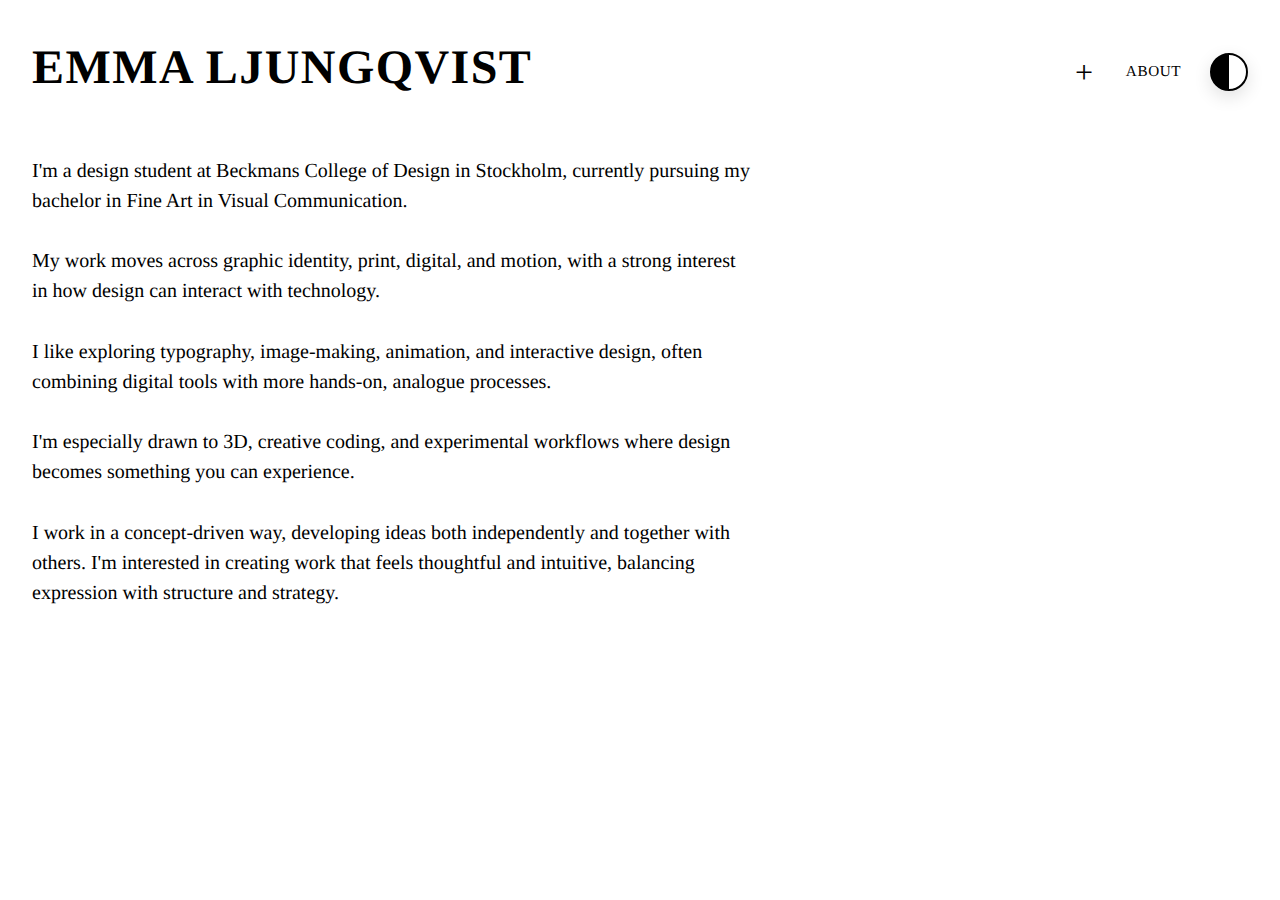
<file: about.html>
<!DOCTYPE html>
<html lang="en">
<head>
  <meta charset="UTF-8" />
  <meta name="viewport" content="width=device-width, initial-scale=1.0" />
  <title>About — Emma Ljungqvist</title>
  <link rel="stylesheet" href="style.css">
</head>
<body>

  <header class="container">
    <h1 class="name">EMMA LJUNGQVIST</h1>
    <div class="header-actions">
      <nav class="nav-buttons">
        <div class="more-buttons" id="more-buttons" aria-hidden="true">
          <button type="button" class="nav-button">prettier</button>
        </div>
        <button type="button" class="nav-button nav-button--icon more-toggle" aria-label="More" aria-expanded="false" aria-controls="more-buttons"><span class="nav-button__icon">+</span></button>
        <a href="index.html#about" class="nav-button">About</a>
      </nav>
      <button class="theme-toggle" id="theme-toggle" type="button" aria-label="Toggle theme" aria-pressed="false"></button>
    </div>
  </header>

  <main class="about">
    <div class="about-layout">
      <section class="about-text">
        <p class="about-body">I'm a design student at Beckmans College of Design in Stockholm, currently pursuing my bachelor in Fine Art in Visual Communication.</p>
        <p class="about-body">My work moves across graphic identity, print, digital, and motion, with a strong interest in how design can interact with technology.</p>
        <p class="about-body">I like exploring typography, image-making, animation, and interactive design, often combining digital tools with more hands-on, analogue processes.</p>
        <p class="about-body">I'm especially drawn to 3D, creative coding, and experimental workflows where design becomes something you can experience.</p>
        <p class="about-body">I work in a concept-driven way, developing ideas both independently and together with others. I'm interested in creating work that feels thoughtful and intuitive, balancing expression with structure and strategy.</p>
      </section>
    </div>
  </main>

  <script src="main.js"></script>
</body>
</html>
</file>
<file: style.css>
:root {
  --bg-color: #ffffff;
  --text-color: #000000;
  --tile-color: #ffffff;
  --stroke-color: #000000;
}

body.theme-dark {
  --bg-color: #000000;
  --text-color: #ffffff;
  --tile-color: #0f0f0f;
  --stroke-color: #ffffff;
}

body.archive-page {
  --tile-color: var(--bg-color);
}

/* RESET */
* {
  box-sizing: border-box;
}

/* BODY */
html, body {
  margin: 0;
  padding: 0;
  width: 100%;
  background-color: var(--bg-color);
  color: var(--text-color);
  display: flex;
  flex-direction: column;
  align-items: center;
  transition: background-color 0.3s ease, color 0.3s ease;
}

html {
  scroll-behavior: smooth;
  -webkit-font-smoothing: antialiased;
  text-rendering: geometricPrecision;
}

/* CONTAINER */
.container {
  width: 100%;
  padding: 2.75rem 2rem 2rem;
  display: grid;
  grid-template-columns: 1fr auto 1fr;
  grid-template-rows: auto auto;
  align-items: center;
  justify-items: center;
  position: sticky;
  top: 0;
  left: 0;
  z-index: 10;
  background-color: transparent;
  transition: background-color 0.3s ease, color 0.3s ease;
}

.header-actions {
  grid-column: 3;
  grid-row: 1;
  justify-self: end;
  display: flex;
  align-items: center;
  gap: 0.75rem;
}

/* NAME */
.name {
  grid-column: 1;
  grid-row: 1;
  justify-self: start;
  margin-bottom: 0.5rem;
  margin-top: 0;
  position: relative;
  font-family: "Serifbabe", serif;
  font-size: clamp(1.75rem, 4vw, 3rem);
  color: var(--text-color);
  text-align: left;
  line-height: 1;
  letter-spacing: 0.03em;
  -webkit-text-stroke: 0;
}

.name-kern-v {
  display: inline-block;
  margin-left: -0.11em;
}

.name-nowrap {
  white-space: nowrap;
}

.header-difference {
  mix-blend-mode: difference;
}

.header-difference .name,
.header-difference .nav-button,
.header-difference .theme-toggle {
  color: #ffffff;
}

.header-difference .name {
  -webkit-text-stroke-color: #ffffff;
}

.header-difference .nav-button:focus-visible {
  border-color: #ffffff;
  background: transparent;
  color: #ffffff;
  outline-color: #ffffff;
}

@media (hover: hover) and (pointer: fine) {
  .header-difference .nav-button:hover {
    border-color: #ffffff;
    background: transparent;
    color: #ffffff;
  }
}

.header-difference .theme-toggle {
  border-color: #ffffff;
}

.header-difference .theme-toggle:focus-visible {
  outline-color: #ffffff;
}

/* GRID */
.grid {
  display: grid;
  container-type: inline-size;
  --grid-columns: 5;
  --grid-gap: 6px;
  --grid-row-gap: 0.75rem;
  --grid-x-padding: 2rem;
  --grid-line-extend: 0.75rem;
  --tile-width: calc((100cqw - (var(--grid-gap) * (var(--grid-columns) - 1))) / var(--grid-columns));
  --tile-height: calc(var(--tile-width) * 1.5);
  grid-template-columns: repeat(var(--grid-columns), minmax(0, 1fr));
  column-gap: var(--grid-gap);
  row-gap: var(--grid-row-gap);
  width: 100%;
  justify-content: center;
  padding: 0 var(--grid-x-padding) 2rem;
  position: relative;
  z-index: 1;
}

.archive-grid {
  width: 100%;
  min-height: calc(100vh - 6rem);
  padding-top: 1.5rem;
  --grid-columns: 6;
}

.archive-grid .item-group {
  grid-template-columns: repeat(var(--grid-columns), minmax(0, 1fr));
}

.archive-grid .item {
  aspect-ratio: 1 / 1;
}

.camera-page .camera-grid {
  width: 100%;
  min-height: calc(100vh - 6rem);
  padding-top: 1.5rem;
  --grid-columns: 5;
}

.camera-page .camera-grid .item-group {
  grid-template-columns: repeat(var(--grid-columns), minmax(0, 1fr));
}

.camera-page .camera-grid .item {
  aspect-ratio: 3 / 2;
}

.archive-label {
  display: flex;
  align-items: center;
  justify-content: center;
  padding: 0.5rem;
  text-align: center;
  font-family: "Serifbabe", serif;
  font-size: clamp(0.6rem, 1.6vw, 0.9rem);
  letter-spacing: 0.08em;
  text-transform: uppercase;
  line-height: 1.2;
  color: var(--text-color);
}

.archive-label__link {
  color: #1a4cff;
  text-decoration: underline;
  text-decoration-thickness: 0.08em;
  text-underline-offset: 0.12em;
}

.ascii-overlay {
  position: fixed;
  inset: 0;
  display: none;
  align-items: center;
  justify-content: center;
  pointer-events: none;
  z-index: 0;
}

.ascii-overlay.is-active {
  display: flex;
}

.ascii-output {
  width: 100%;
  height: 100%;
  margin: 0;
  font-family: monospace;
  font-size: 8px;
  line-height: 8px;
  letter-spacing: 0;
  color: var(--text-color);
  opacity: 0.25;
  white-space: pre;
  display: block;
  overflow: hidden;
}

.ascii-active .container {
  background-color: transparent;
}

body.ascii-active {
  text-shadow:
    1px 0 0 var(--ascii-outline, #ffffff),
    -1px 0 0 var(--ascii-outline, #ffffff),
    0 1px 0 var(--ascii-outline, #ffffff),
    0 -1px 0 var(--ascii-outline, #ffffff);
}

body.ascii-active .ascii-output {
  text-shadow: none;
}

body.ascii-active .theme-toggle {
  box-shadow:
    0 0 0 1px var(--ascii-outline, #ffffff),
    0 6px 18px rgba(0, 0, 0, 0.12);
}

body.theme-dark.ascii-active {
  --ascii-outline: #000000;
}

.row-label {
  grid-column: 1 / -1;
  font-family: "Serifbabe", serif;
  font-size: 1rem;
  letter-spacing: 0.1em;
  text-transform: uppercase;
  color: var(--text-color);
  padding: 0.25rem 0;
  text-align: left;
  position: relative;
  z-index: 0;
}

.item-group + .row-label {
  margin-top: 1.25rem;
}

.grid > .row-label:first-child {
  margin-top: 1.5rem;
}

.item-group + .row-label::after {
  content: "";
  position: absolute;
  left: calc(-1 * var(--grid-line-extend));
  right: calc(-1 * var(--grid-line-extend));
  top: -1rem;
  height: 14px;
  transform: translateY(-50%);
  pointer-events: none;
  background-image:
    linear-gradient(var(--stroke-color), var(--stroke-color)),
    linear-gradient(var(--stroke-color), var(--stroke-color)),
    linear-gradient(var(--stroke-color), var(--stroke-color)),
    linear-gradient(var(--stroke-color), var(--stroke-color));
  background-repeat: no-repeat;
  background-size:
    16px 1px,
    16px 1px,
    1px 14px,
    1px 14px;
  background-position:
    left center,
    right center,
    left center,
    right center;
  opacity: 0.85;
}

.row-label::before {
  content: "";
  position: absolute;
  inset: -8px;
  z-index: -1;
  pointer-events: none;
  background-image:
    linear-gradient(var(--stroke-color), var(--stroke-color)),
    linear-gradient(var(--stroke-color), var(--stroke-color));
  background-repeat: no-repeat;
  background-size:
    6px 6px,
    6px 6px;
  background-position:
    top left,
    top right;
  opacity: 0.85;
}

.grid > .row-label:first-child::before {
}

.grid > .row-label:first-child::after {
  content: "";
  position: absolute;
  left: calc(-1 * var(--grid-line-extend));
  right: calc(-1 * var(--grid-line-extend));
  top: -0.8rem;
  height: 14px;
  z-index: -1;
  pointer-events: none;
  background-image:
    linear-gradient(var(--stroke-color), var(--stroke-color)),
    linear-gradient(var(--stroke-color), var(--stroke-color)),
    linear-gradient(var(--stroke-color), var(--stroke-color)),
    linear-gradient(var(--stroke-color), var(--stroke-color));
  background-repeat: no-repeat;
  background-size:
    12px 1px,
    1px 14px,
    12px 1px,
    1px 14px;
  background-position:
    top left,
    top left,
    top right,
    top right;
  opacity: 0.85;
}

.row-toggle,
.row-mute {
  border: none;
  background: transparent;
  color: inherit;
  font: inherit;
  padding: 0;
  cursor: pointer;
}

.row-label__plus {
  margin-left: 0.45rem;
  font-weight: 300;
  font-size: 2em;
  position: relative;
  top: 0.12em;
}

.row-mute__icon {
  display: inline-flex;
  width: 14px;
  height: 14px;
  align-items: center;
  justify-content: center;
}

.row-mute__icon svg {
  width: 100%;
  height: 100%;
}

.row-mute__icon--off {
  display: none;
}

.row-mute[aria-pressed="true"] .row-mute__icon--on {
  display: none;
}

.row-mute[aria-pressed="true"] .row-mute__icon--off {
  display: inline-flex;
}

.row-toggle[aria-expanded="false"] + .row-mute {
  display: none;
}

.row-details {
  grid-column: 1 / -1;
  max-width: none;
  display: none;
  margin: 1.25rem 0 0;
  font-family: "Serifbabe", serif;
  font-size: 0.8rem;
  line-height: 1.5;
  color: var(--text-color);
}

.row-details.is-open {
  display: grid;
  grid-template-columns: repeat(5, minmax(0, 1fr));
  column-gap: var(--grid-gap);
  row-gap: var(--grid-row-gap);
}

.row-details__main {
  grid-column: 1 / span 3;
  text-align: left;
  text-wrap: balance;
}

.row-details__body {
  margin: 0 0 0.9rem;
}

.row-details__image {
  grid-column: 1 / span 3;
  width: 100%;
  height: auto;
  display: block;
  margin-top: var(--grid-gap);
}

.row-details__image--grid {
  height: var(--tile-height);
  object-fit: cover;
}

.row-details__image--grid-right {
  grid-column: 5 / span 1;
}

.row-details__image--grid-col-4 {
  grid-column: 4 / span 1;
}

.row-details__side {
  grid-column: 4 / span 2;
  grid-row: 1;
  font-family: "Serifbabe", serif;
  font-size: 0.8rem;
  line-height: 1.4;
  text-align: right;
  justify-self: end;
  align-self: start;
}

@media (min-width: 1024px) {
  .row-details__main {
    grid-column: 1 / span 2;
  }
}

.row-details__label {
  margin: 0.4rem 0 0.2rem;
  text-transform: uppercase;
  letter-spacing: 0.08em;
}

.row-details__label--offset {
  margin-top: 1.1rem;
}

.row-details__label:first-child {
  margin-top: 0;
}

.row-details__value {
  margin: 0 0 0.3rem;
}

.row-details__value:last-child {
  margin-bottom: 0;
}

.row-details .row-media:first-of-type {
  margin-top: 1rem;
}

.row-media {
  grid-column: 1 / -1;
  width: calc((var(--tile-width) * 3) + (var(--grid-gap) * 2));
  max-width: 100%;
  justify-self: start;
  margin-top: 0;
  overflow: hidden;
}



.row-media--left {
  width: calc((var(--tile-width) * 2.5) + (var(--grid-gap) * 1.5));
  justify-self: start;
}

.row-media--right {
  justify-self: end;
}

.row-media--center {
  justify-self: center;
}

.row-media--fit .row-media__video {
  height: auto;
  object-fit: contain;
  transform: none;
}

.row-media--match-height {
  height: calc(((var(--tile-width) * 3) + (var(--grid-gap) * 2)) * 0.5625);
}

.row-media--match-height .row-media__video {
  height: 100%;
}

.row-media--tile-height {
  height: var(--tile-height);
}

.row-media--tile-height .row-media__video,
.row-media--tile-height .row-media__image {
  height: 100%;
}


.row-media--col-2 {
  grid-column: 1 / span 2;
  width: 100%;
  justify-self: stretch;
}

.row-media--col-2-right {
  grid-column: 4 / span 2;
  width: 100%;
  justify-self: stretch;
  align-self: stretch;
  min-height: 0;
}

.row-media--col-3 {
  grid-column: 3 / span 3;
  width: 100%;
  justify-self: stretch;
}

.row-media--col-1-right {
  grid-column: 5 / span 1;
  width: 100%;
  justify-self: stretch;
  position: relative;
  margin-top: 0;
}

.row-media--col-1-left {
  grid-column: 1 / span 1;
  width: 100%;
  justify-self: stretch;
  align-self: stretch;
}

.row-media--col-1-mid {
  grid-column: 3 / span 1;
  width: 100%;
  justify-self: stretch;
}

.row-media--col-1-center {
  grid-column: 4 / span 1;
  width: 100%;
  justify-self: stretch;
}

.row-media--col-1-left .row-media__image {
  height: 100%;
  object-fit: cover;
}

.row-media--col-3-center {
  grid-column: 2 / span 3;
  width: 100%;
  justify-self: stretch;
}

.row-media--col-3-left {
  grid-column: 1 / span 3;
  width: 100%;
  justify-self: stretch;
}

.row-media__video {
  width: 100%;
  height: var(--tile-height);
  display: block;
  background: var(--tile-color);
  object-fit: cover;
  transform: scale(1.05);
  transform-origin: left center;
}

.row-media__video--zoom {
  transform: scale(1.2);
  transform-origin: center;
}

.row-media__video--steady {
  transform: none;
  transform-origin: center;
}

.row-media__video--left {
  transform: none;
  object-fit: contain;
  object-position: left center;
  background: transparent;
}

.row-media__video--match {
  position: absolute;
  inset: 0;
  width: 100%;
  height: 100%;
  object-fit: cover;
  transform: none;
}

.row-media__image {
  width: 100%;
  height: var(--tile-height);
  display: block;
  background: var(--tile-color);
  object-fit: cover;
}
.row-media__image--zoom {
  transform: scale(1.25);
  transform-origin: center;
  object-position: center 35%;
}


.row-details.is-open .row-media + .row-media--col-2,
.row-details.is-open .row-media--col-2 + .row-media--col-3 {
  margin-top: calc(var(--grid-gap) - var(--grid-row-gap));
}

#dialogue-details .row-media--col-3 + .row-media--col-3-left {
  margin-top: calc(var(--grid-gap) - var(--grid-row-gap));
}

#dialogue-details .row-media--fit + .row-media--match-height {
  margin-top: calc(var(--grid-gap) - var(--grid-row-gap));
}

/* Let one-column media follow normal flow to avoid vertical drift. */

.row-details.is-open + .item-group {
  margin-top: calc(var(--grid-gap) - var(--grid-row-gap));
}

#back-to-business-audio {
  display: none;
}

@supports (text-wrap: pretty) {
  .row-details__main {
    text-wrap: pretty;
  }
}


.row-subtitle {
  grid-column: 1 / -1;
  font-family: "Serifbabe", serif;
  font-size: 0.95rem;
  letter-spacing: 0.05em;
  color: var(--text-color);
  padding-bottom: 0.5rem;
}

.item-group {
  grid-column: 1 / -1;
  display: grid;
  grid-template-columns: repeat(var(--grid-columns), minmax(0, 1fr));
  gap: var(--grid-gap);
  grid-auto-rows: auto;
  align-items: start;
  position: relative;
  z-index: 1;
  padding-bottom: 0.75rem;
}

.item-group .item {
  height: auto;
  position: relative;
  z-index: 1;
}

.item-group::before {
  content: "";
  position: absolute;
  inset: -8px;
  z-index: 2;
  pointer-events: none;
  background-image:
    linear-gradient(var(--stroke-color), var(--stroke-color)),
    linear-gradient(var(--stroke-color), var(--stroke-color));
  background-repeat: no-repeat;
  background-size:
    6px 6px,
    6px 6px;
  background-position:
    bottom left,
    bottom right;
  opacity: 0.85;
}


.item.span-3 {
  grid-column: span 3;
  aspect-ratio: 41 / 20;
}

.item.span-2 {
  grid-column: span 2;
  aspect-ratio: 27 / 20;
}

.item.col-3 {
  grid-column: 3 / span 1;
}

.item.col-2 {
  grid-column: 2 / span 1;
}

.item.col-5 {
  grid-column: 5 / span 1;
}

.item.col-4 {
  grid-column: 4 / span 1;
}

/* NAV */
.nav-buttons {
  display: flex;
  gap: 0.35rem;
  margin: 0;
  align-items: center;
}

.nav-button {
  height: 2.4rem;
  padding: 0 0.9rem;
  border: 2px solid transparent;
  border-radius: 999px;
  background: transparent;
  color: var(--text-color);
  font-family: "Serifbabe", serif;
  font-size: 0.95rem;
  text-transform: uppercase;
  letter-spacing: 0.04em;
  cursor: pointer;
  transition: transform 0.15s ease, background 0.2s ease, color 0.2s ease, border-color 0.2s ease;
  text-decoration: none;
  display: inline-flex;
  align-items: center;
  justify-content: center;
}

.nav-button--icon {
  width: 2.4rem;
  height: 2.4rem;
  padding: 0;
  border-radius: 50%;
  font-size: 2rem;
  line-height: 1;
}

.nav-button__icon {
  display: inline-block;
  position: relative;
  top: 0;
  font-size: 1em;
  font-weight: 300;
}

.more-buttons {
  display: flex;
  gap: 0.35rem;
  overflow: hidden;
  max-width: 0;
  opacity: 0;
  pointer-events: none;
  margin-right: -0.35rem;
  white-space: nowrap;
  transition: max-width 0.25s ease, opacity 0.2s ease, margin-right 0.25s ease;
}

.more-buttons.is-open {
  max-width: 480px;
  opacity: 1;
  pointer-events: auto;
  margin-right: 0;
  overflow: visible;
}

.nav-button:focus-visible {
  border-color: var(--text-color);
  background: var(--text-color);
  color: var(--bg-color);
  transform: translateY(-2px);
  outline: 2px solid var(--text-color);
  outline-offset: 2px;
}

@media (hover: hover) and (pointer: fine) {
  .nav-button:hover {
    border-color: var(--text-color);
    background: var(--text-color);
    color: var(--bg-color);
    transform: translateY(-2px);
  }
}

.nav-button:active {
  transform: translateY(0);
}
/* THEME TOGGLE */
.theme-toggle {
  position: static;
  width: 2.4rem;
  height: 2.4rem;
  border-radius: 50%;
  background: linear-gradient(90deg, #000 50%, #fff 50%);
  border: 2px solid var(--text-color);
  cursor: pointer;
  box-shadow: 0 6px 18px rgba(0, 0, 0, 0.12);
  transition: transform 0.2s ease, box-shadow 0.2s ease, border-color 0.3s ease, background 0.3s ease;
}

.theme-toggle:active {
  transform: translateY(0);
}

.theme-toggle:focus-visible {
  transform: translateY(-2px);
  box-shadow: 0 8px 22px rgba(0, 0, 0, 0.18);
  outline: 2px solid var(--text-color);
  outline-offset: 3px;
}

@media (hover: hover) and (pointer: fine) {
  .theme-toggle:hover {
    transform: translateY(-2px);
    box-shadow: 0 8px 22px rgba(0, 0, 0, 0.18);
    outline: 2px solid var(--text-color);
    outline-offset: 3px;
  }
}

body.theme-dark .theme-toggle {
  background: linear-gradient(90deg, #fff 50%, #000 50%);
}

/* ITEMS */
.item {
  aspect-ratio: 2 / 3;
  overflow: hidden;
  background: var(--tile-color);
}
/* MEDIA */
.item img,
.item video {
  width: 100%;
  height: 100%;
  object-fit: cover;
}

@media (hover: hover) and (pointer: fine) {
  body:not(.archive-page) .item:hover {
    transform: scale(1.06);
    transform-origin: center;
    z-index: 3;
  }
}

.item video.item-media--scale-down,
.item img.item-media--scale-down {
  --media-scale: 1.25;
  width: calc(100% / var(--media-scale));
  height: 100%;
  transform: scale(var(--media-scale));
  transform-origin: left center;
  object-fit: contain;
  object-position: center;
  background: transparent;
}

.item-image--zoom {
  transform: scale(1.18);
  transform-origin: center;
}

.item-image--zoom-small {
  transform: scale(1.14);
  transform-origin: center;
}

.item-image--zoom-large {
  transform: scale(1.38);
  transform-origin: center;
  object-position: center 83%;
}

.item img.item-image--contain,
.item video.item-image--contain {
  object-fit: contain;
}

.item img.item-image--scale-down,
.item video.item-image--scale-down {
  object-fit: contain;
  transform: scale(1.9);
  transform-origin: center;
}

.item img.item-image--scale-down.item-image--zoom-out {
  transform: scale(0.8);
}

.item-video--zoom {
  transform: scale(1.24);
  transform-origin: center;
}

.item--white-frame {
  background: #ffffff;
}

.item--black-frame {
  background: #000000;
}

.item .zoomed {
  transform: scale(1.5);
  transform-origin: center;
}

.item .frame-fill {
  object-fit: contain;
  transform: translateX(1px) scale(1.18);
  transform-origin: center;
}

.item-group {
  grid-column: 1 / -1;
  display: grid;
  grid-template-columns: repeat(var(--grid-columns), minmax(0, 1fr));
  gap: var(--grid-gap);
}

.item .shrink {
  transform: scale(1.05);
  transform-origin: center;
}

.item-image--offset-up {
  transform: translateY(-0.02rem);
}

.item embed,
.item iframe {
  width: 100%;
  height: 100%;
  border: none;
}

.video-blurred {
  filter: blur(6px);
  opacity: 0.65;
  transition: filter 0.2s ease, opacity 0.2s ease;
}

.sequence-video--no-blur.video-blurred {
  filter: none;
  opacity: 1;
}

.sequence-video--zoom {
  transform: scale(1.5);
  transform-origin: center;
}

/* ABOUT PAGE */
.about {
  width: 100%;
  display: flex;
  justify-content: flex-start;
  padding: 1.5rem 0 3rem;
  position: relative;
  z-index: 1;
}

.about-layout {
  width: 100%;
  max-width: none;
  padding: 0 2rem;
  display: grid;
  grid-template-columns: repeat(auto-fit, minmax(280px, 1fr));
  gap: 1.5rem;
}

.about-text {
  width: 100%;
  max-width: 720px;
  margin: 0;
  justify-self: start;
  display: flex;
  flex-direction: column;
  gap: 1rem;
  text-align: left;
}

.about-title {
  margin: 0 0 0.5rem;
  font-family: "Serifbabe", serif;
  font-size: clamp(2rem, 6vw, 3.75rem);
  letter-spacing: 0.02em;
}

.about-body {
  margin: 0 0 0.9rem;
  font-family: "Serifbabe", serif;
  font-size: 1.25rem;
  line-height: 1.5;
  color: var(--text-color);
}

.about-inline {
  display: inline-flex;
  align-items: center;
  gap: 0.7rem;
  margin: 0 0.35rem;
}

.about-inline__photo-wrap {
  position: relative;
  width: 1.4rem;
  height: 1.4rem;
  flex: 0 0 auto;
}

.about-inline__photo-button {
  position: relative;
  border: none;
  background: transparent;
  padding: 0;
  cursor: pointer;
  z-index: 0;
}

.about-inline__photo {
  width: 100%;
  height: 100%;
  object-fit: cover;
  display: block;
  transition: transform 0.15s ease;
  transform-origin: center;
  position: relative;
  z-index: 2;
}

.about-inline__photo-button.is-active .about-inline__photo {
  transform: scale(7);
}

.about-inline__photo-button.is-active {
  z-index: 5;
}

.about-inline__note {
  position: absolute;
  top: -0.2rem;
  right: -0.5rem;
  font-size: 0.65rem;
  line-height: 1;
  z-index: 1;
  pointer-events: none;
}

.about-card {
  border: none;
  padding: 1rem 1.25rem;
  background: transparent;
  display: flex;
  flex-direction: column;
  gap: 0.35rem;
}

.about-card--tools {
  justify-self: end;
  text-align: right;
  padding-right: 0;
  padding-top: 0;
  align-self: stretch;
}

.about-card__group--contact {
  margin-top: auto;
}

.about-card-title {
  margin: 0;
  font-family: "Serifbabe", serif;
  font-size: 1.25rem;
  line-height: 1.5;
  letter-spacing: 0.05em;
  text-transform: uppercase;
}

.about-list {
  list-style: none;
  padding: 0;
  margin: 0;
  display: flex;
  flex-direction: column;
  gap: 0.25rem;
  font-family: "Serifbabe", serif;
  font-size: 1.25rem;
  line-height: 1.5;
}

.site-footer {
  padding: 0 2rem 2rem;
  font-family: "Serifbabe", serif;
  font-size: 0.9rem;
  color: var(--text-color);
}

.site-footer__text {
  margin: 0;
}

@media (max-width: 1024px) {
  .grid {
    --grid-columns: 3;
    --grid-x-padding: 1.5rem;
  }

  .archive-grid,
  .camera-page .camera-grid {
    --grid-columns: 3;
  }
}

@media (max-width: 720px) {
  body {
    overflow-x: hidden;
  }

  .container {
    padding: 1.75rem 1.25rem 1.25rem;
    grid-template-columns: 1fr;
    grid-template-rows: auto auto;
    row-gap: 0.75rem;
    justify-items: start;
  }

  .name {
    margin-bottom: 0;
    font-size: clamp(1.5rem, 7vw, 2.4rem);
  }

  .name-nowrap {
    white-space: normal;
  }

  .header-actions {
    grid-column: 1;
    grid-row: 2;
    width: 100%;
    justify-self: stretch;
    justify-content: space-between;
    gap: 0.75rem;
  }

  .nav-buttons {
    flex-wrap: wrap;
    gap: 0.5rem;
  }

  .nav-button {
    height: 2.1rem;
    padding: 0 0.75rem;
    font-size: 0.85rem;
  }

  .nav-button--icon {
    width: 2.1rem;
    height: 2.1rem;
  }

  .theme-toggle {
    width: 2.1rem;
    height: 2.1rem;
  }

  .grid {
    --grid-columns: 2;
    --grid-x-padding: 1.25rem;
    --grid-line-extend: 0.5rem;
  }

  .archive-grid,
  .camera-page .camera-grid {
    --grid-columns: 2;
  }

  .row-label {
    font-size: 0.9rem;
  }

  .row-label__plus {
    font-size: 1.6em;
  }

  .row-details {
    font-size: 0.9rem;
    margin-top: 1rem;
  }

  .row-details.is-open {
    grid-template-columns: 1fr;
  }

  .row-details__main,
  .row-details__side {
    grid-column: 1 / -1;
    text-align: left;
    justify-self: start;
  }

  .row-details__side {
    grid-row: auto;
  }

  .row-details__image,
  .row-details__image--grid,
  .row-details__image--grid-right,
  .row-details__image--grid-col-4 {
    grid-column: 1 / -1;
    height: auto;
  }

  .row-media,
  .row-media--left,
  .row-media--right,
  .row-media--center,
  .row-media--col-1-right,
  .row-media--col-1-left,
  .row-media--col-1-mid,
  .row-media--col-1-center,
  .row-media--col-2,
  .row-media--col-2-right,
  .row-media--col-3,
  .row-media--col-3-left,
  .row-media--col-3-center {
    grid-column: 1 / -1;
    width: 100%;
    justify-self: stretch;
    align-self: stretch;
  }

  .row-media--match-height,
  .row-media--tile-height {
    height: auto;
  }

  .row-media__video,
  .row-media__image {
    height: auto;
    transform: none;
  }

  .row-media__video--zoom,
  .row-media__video--steady,
  .row-media__image--zoom {
    transform: none;
  }

  .item.col-2,
  .item.col-3,
  .item.col-4,
  .item.col-5,
  .item.span-2,
  .item.span-3 {
    grid-column: auto;
  }

  .about {
    padding: 1rem 0 2.5rem;
  }

  .about-layout {
    padding: 0 1.25rem;
    grid-template-columns: 1fr;
  }

  .about-card {
    padding-left: 0;
  }

  .about-card--tools {
    text-align: left;
    padding-right: 1.25rem;
    justify-self: start;
  }

  .about-body,
  .about-list,
  .about-card-title {
    font-size: 1.1rem;
  }

  .site-footer {
    padding: 0 1.25rem 1.5rem;
  }

  .about-card__group--contact {
    margin-top: 1.5rem;
  }
}

@media (max-width: 540px) {
  .grid {
    --grid-columns: 1;
    --grid-x-padding: 1rem;
  }

  .archive-grid,
  .camera-page .camera-grid {
    --grid-columns: 1;
  }
}

@keyframes row-bounce {
  0% { transform: translateX(calc(-50% + 0.75rem)); }
  100% { transform: translateX(calc(50% - 0.75rem)); }
}

@media (prefers-reduced-motion: reduce) {
  html {
    scroll-behavior: auto;
  }
}
}
 @font-face {
        font-family: Serifbabesigma-regular";
-       src: url('static/fonts/Serifbabesigma-regular.woff2') format('woff2'),
-                       url('static/fonts/Serifbabesigma-regular.woff') format('woff');
+       src: url('/static/fonts/Serifbabesigma-regular.woff2') format('woff2'),
+                       url('/static/fonts/Serifbabesigma-regular.woff') format('woff');

}
</file>
